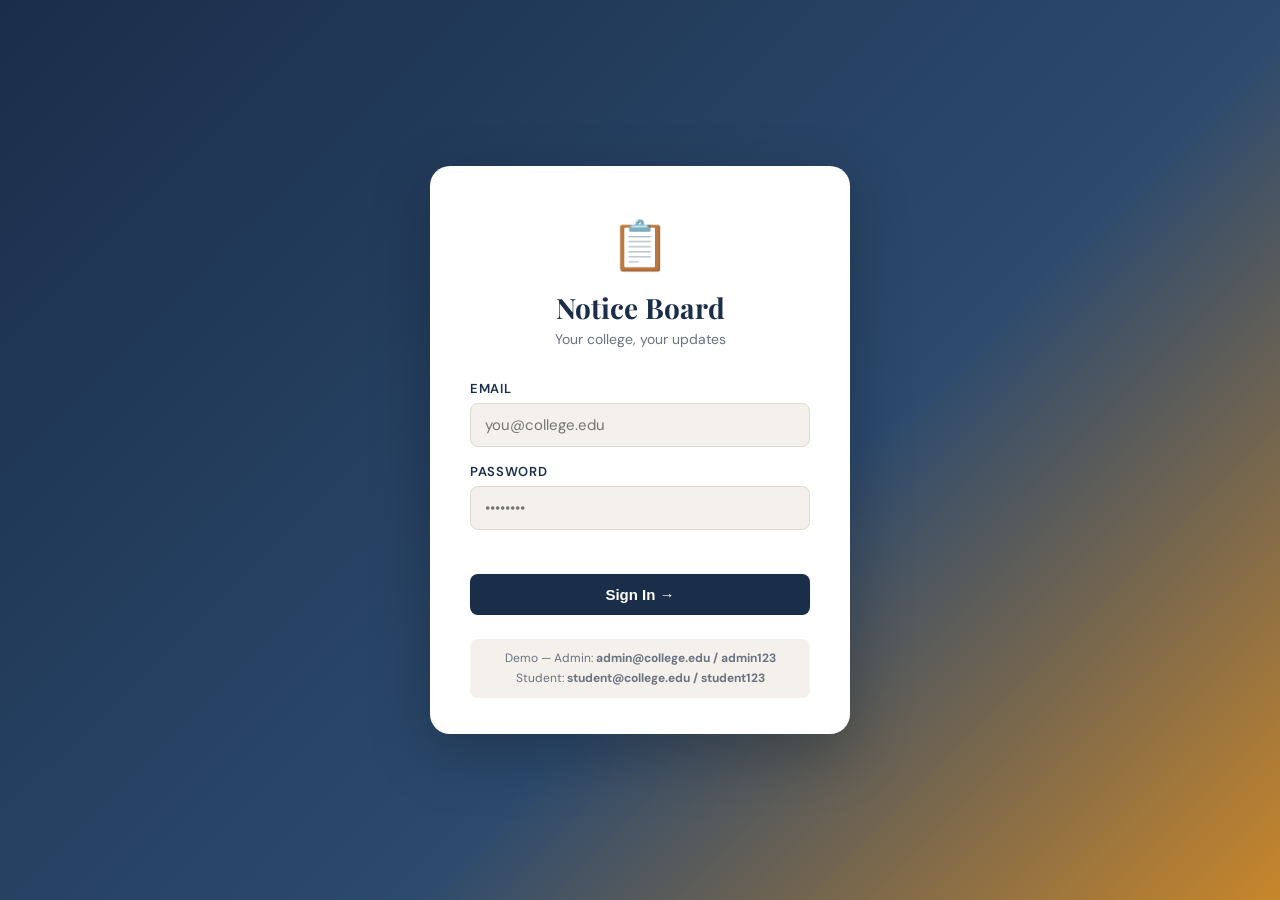
<file: index.html>
<!DOCTYPE html>
<html lang="en">
<head>
  <meta charset="UTF-8" />
  <meta name="viewport" content="width=device-width, initial-scale=1.0"/>
  <title>College Notice Board — Login</title>
  <link rel="stylesheet" href="style.css" />
</head>
<body class="login-page">

  <div class="login-card">
    <div class="login-header">
      <div class="logo-ring">📋</div>
      <h1>Notice Board</h1>
      <p class="tagline">Your college, your updates</p>
    </div>

    <form id="loginForm">
      <div class="field">
        <label>Email</label>
        <input type="email" id="email" placeholder="you@college.edu" required />
      </div>
      <div class="field">
        <label>Password</label>
        <input type="password" id="password" placeholder="••••••••" required />
      </div>
      <p id="errorMsg" class="error-msg"></p>
      <button type="submit" class="btn-primary">Sign In →</button>
    </form>

    <p class="hint">
      Demo — Admin: <b>admin@college.edu / admin123</b><br/>
      Student: <b>student@college.edu / student123</b>
    </p>
  </div>

  <script>
    document.getElementById('loginForm').addEventListener('submit', async (e) => {
      e.preventDefault();
      const email = document.getElementById('email').value;
      const password = document.getElementById('password').value;

      const res = await fetch('http://localhost:5000/login', {
        method: 'POST',
        headers: { 'Content-Type': 'application/json' },
        credentials: 'include',    // send session cookie
        body: JSON.stringify({ email, password })
      });

      const data = await res.json();

      if (data.success) {
        // Save name and role in localStorage for display
        localStorage.setItem('userName', data.name);
        localStorage.setItem('userRole', data.role);
        // Redirect based on role
        window.location.href = data.role === 'admin' ? 'admin.html' : 'student.html';
      } else {
        document.getElementById('errorMsg').textContent = data.message || 'Login failed';
      }
    });
  </script>
</body>
</html>
</file>
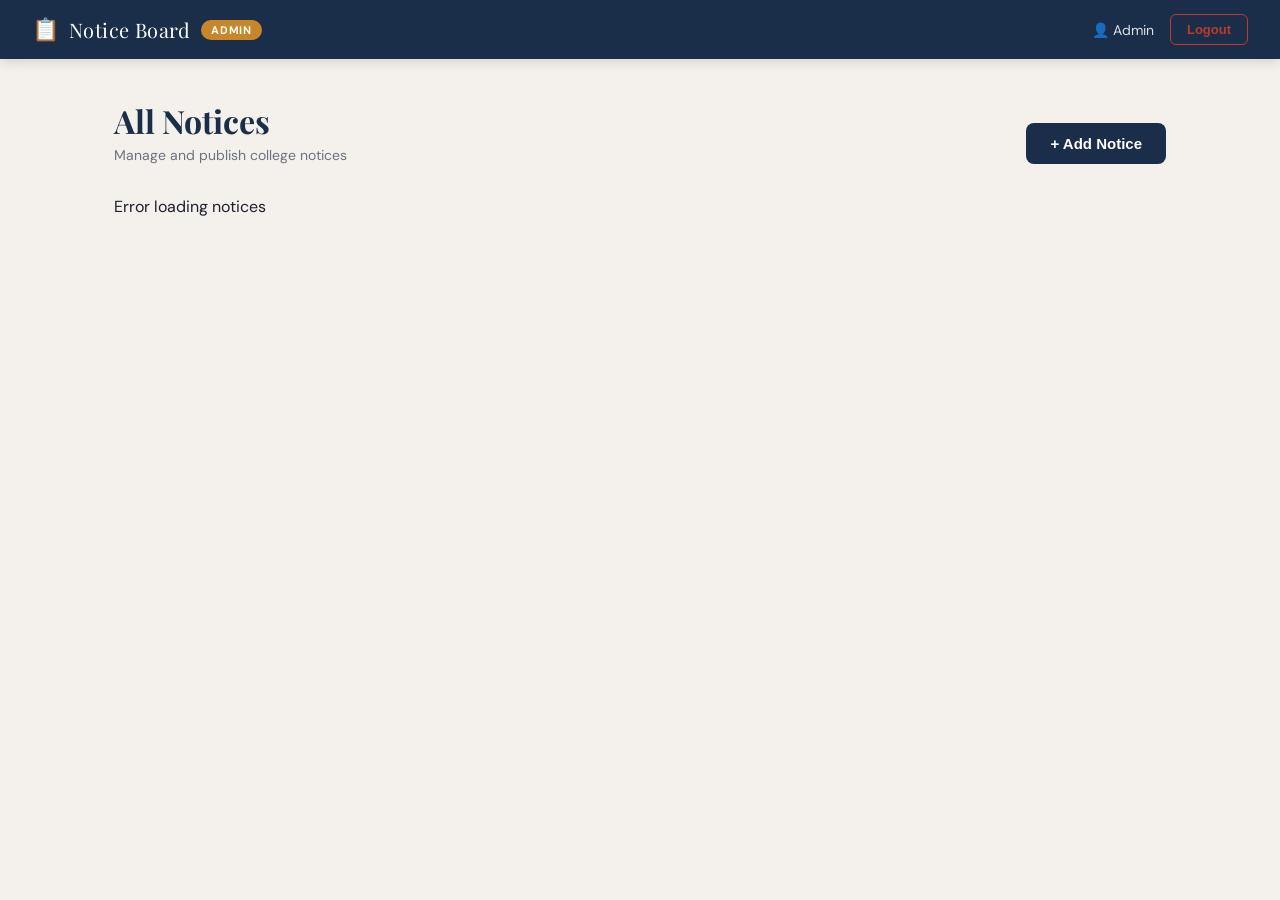
<file: admin.html>
<!DOCTYPE html>
<html lang="en">
<head>
  <meta charset="UTF-8" />
  <meta name="viewport" content="width=device-width, initial-scale=1.0"/>
  <title>Notice Board — Admin</title>
  <link rel="stylesheet" href="style.css" />
</head>
<body class="dashboard-page">

  <header class="topbar">
    <div class="topbar-left">
      <span class="topbar-icon">📋</span>
      <span class="topbar-title">Notice Board</span>
      <span class="admin-badge">Admin</span>
    </div>
    <div class="topbar-right">
      <span class="welcome-text">👤 <span id="userName"></span></span>
      <button class="btn-logout" onclick="logout()">Logout</button>
    </div>
  </header>

  <main class="main-content">
    <div class="page-heading">
      <div>
        <h2>All Notices</h2>
        <p class="sub">Manage and publish college notices</p>
      </div>
      <!-- "+ Add Notice" button — only visible on admin page -->
      <button class="btn-primary" onclick="toggleForm()">+ Add Notice</button>
    </div>

    <!-- Add Notice Form (hidden by default) -->
    <div id="addForm" class="add-form hidden">
      <h3>New Notice</h3>
      <div class="form-grid">
        <div class="field">
          <label>Title</label>
          <input type="text" id="title" placeholder="Notice title" required />
        </div>
        <div class="field">
          <label>Category</label>
          <input type="text" id="category" placeholder="e.g. Exam, Event, Library" required />
        </div>
        <div class="field">
          <label>Date Added</label>
          <input type="date" id="date_added" required />
        </div>
        <div class="field">
          <label>Last Date</label>
          <input type="date" id="last_date" required />
        </div>
        <div class="field full-width">
          <label>Description</label>
          <textarea id="description" rows="3" placeholder="Write notice details here..."></textarea>
        </div>
      </div>
      <p id="formMsg" class="error-msg"></p>
      <div class="form-actions">
        <button class="btn-primary" onclick="submitNotice()">Save Notice</button>
        <button class="btn-secondary" onclick="toggleForm()">Cancel</button>
      </div>
    </div>

    <div id="noticeList" class="notice-grid">
      <p class="loading-text">Loading notices...</p>
    </div>
  </main>

  <script src="notices.js"></script>
  <script>
    document.getElementById('userName').textContent = localStorage.getItem('userName') || 'Admin';
    loadNotices();

    // Show / hide the add notice form
    function toggleForm() {
      const form = document.getElementById('addForm');
      form.classList.toggle('hidden');
    }

    // Submit new notice to backend
    async function submitNotice() {
      const notice = {
        title: document.getElementById('title').value,
        description: document.getElementById('description').value,
        category: document.getElementById('category').value,
        date_added: document.getElementById('date_added').value,
        last_date: document.getElementById('last_date').value
      };

      if (!notice.title || !notice.description || !notice.category || !notice.date_added || !notice.last_date) {
        document.getElementById('formMsg').textContent = 'Please fill all fields.';
        return;
      }

      const res = await fetch('http://localhost:5000/add-notice', {
        method: 'POST',
        headers: { 'Content-Type': 'application/json' },
        credentials: 'include',
        body: JSON.stringify(notice)
      });

      const data = await res.json();
      if (data.success) {
        toggleForm();   // hide form
        loadNotices();  // refresh list
      } else {
        document.getElementById('formMsg').textContent = data.message || 'Error saving notice.';
      }
    }

    async function logout() {
      await fetch('http://localhost:5000/logout', { method: 'POST', credentials: 'include' });
      localStorage.clear();
      window.location.href = 'index.html';
    }
  </script>
</body>
</html>
</file>
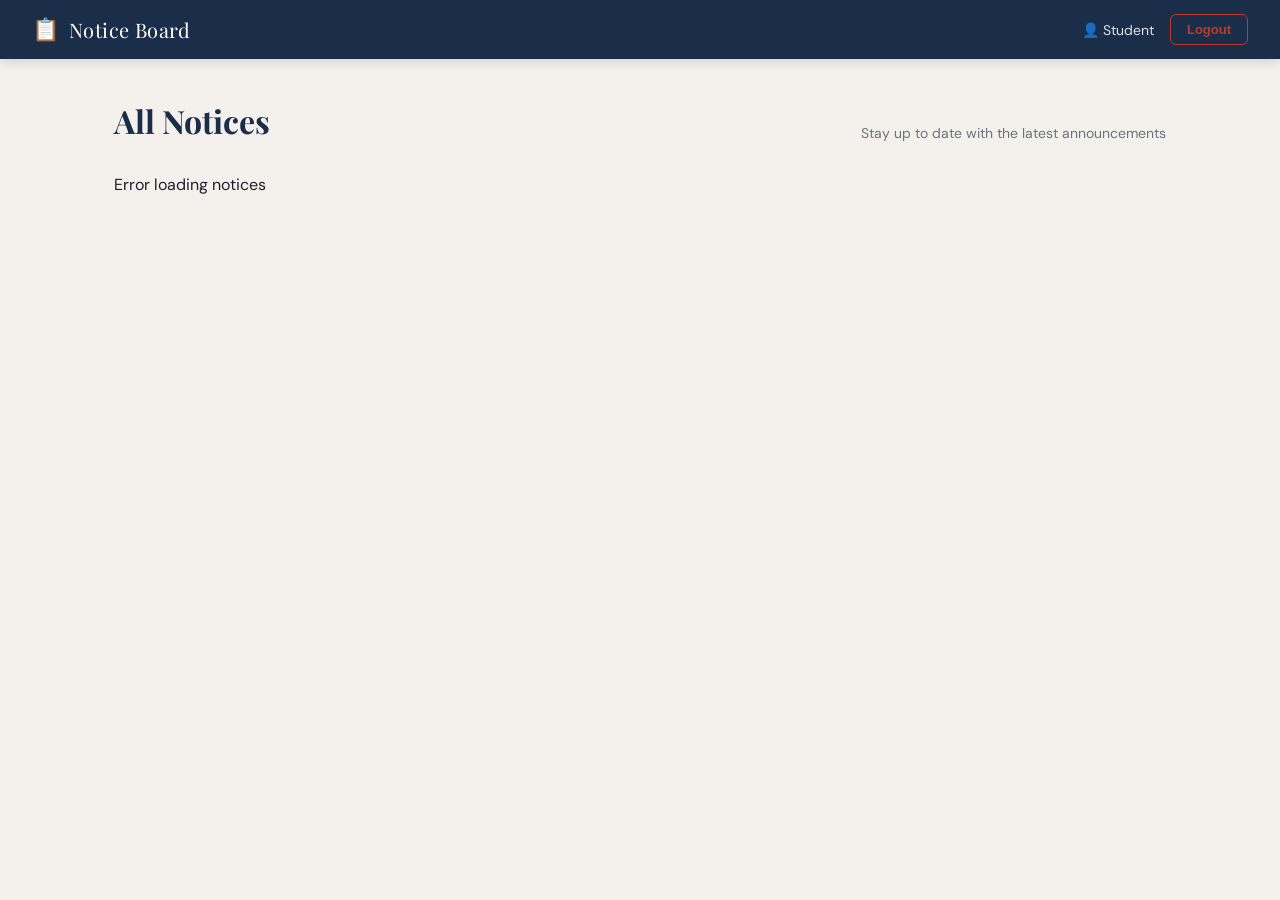
<file: student.html>
<!DOCTYPE html>
<html lang="en">
<head>
  <meta charset="UTF-8" />
  <meta name="viewport" content="width=device-width, initial-scale=1.0"/>
  <title>Notice Board — Student</title>
  <link rel="stylesheet" href="style.css" />
</head>
<body class="dashboard-page">

  <header class="topbar">
    <div class="topbar-left">
      <span class="topbar-icon">📋</span>
      <span class="topbar-title">Notice Board</span>
    </div>
    <div class="topbar-right">
      <span class="welcome-text">👤 <span id="userName"></span></span>
      <button class="btn-logout" onclick="logout()">Logout</button>
    </div>
  </header>

  <main class="main-content">
    <div class="page-heading">
      <h2>All Notices</h2>
      <p class="sub">Stay up to date with the latest announcements</p>
    </div>

    <div id="noticeList" class="notice-grid">
      <p class="loading-text">Loading notices...</p>
    </div>
  </main>

  <script src="notices.js"></script>
  <script>
    // Show username from localStorage
    document.getElementById('userName').textContent = localStorage.getItem('userName') || 'Student';

    // Load notices on page load
    loadNotices();

    async function logout() {
      await fetch('http://localhost:5000/logout', { method: 'POST', credentials: 'include' });
      localStorage.clear();
      window.location.href = 'index.html';
    }
  </script>
</body>
</html>
</file>
<file: style.css>
/* style.css — College Notice Board styles */

@import url('https://fonts.googleapis.com/css2?family=Playfair+Display:wght@700&family=DM+Sans:wght@400;500;600&display=swap');

/* ── CSS Variables ── */
:root {
  --bg: #f4f1ec;
  --surface: #ffffff;
  --primary: #1a2e4a;
  --accent: #c8862a;
  --text: #1e1e2e;
  --muted: #6b7280;
  --border: #e0d9ce;
  --danger: #c0392b;
  --radius: 12px;
  --shadow: 0 4px 20px rgba(0,0,0,0.08);
}

/* ── Reset & Base ── */
* { box-sizing: border-box; margin: 0; padding: 0; }

body {
  font-family: 'DM Sans', sans-serif;
  background: var(--bg);
  color: var(--text);
  min-height: 100vh;
}

/* ── Login Page ── */
.login-page {
  display: flex;
  align-items: center;
  justify-content: center;
  background: linear-gradient(135deg, #1a2e4a 0%, #2c4a6e 60%, #c8862a 100%);
}

.login-card {
  background: var(--surface);
  border-radius: 20px;
  padding: 48px 40px 36px;
  width: 100%;
  max-width: 420px;
  box-shadow: 0 20px 60px rgba(0,0,0,0.25);
}

.login-header {
  text-align: center;
  margin-bottom: 32px;
}

.logo-ring {
  font-size: 48px;
  margin-bottom: 12px;
}

.login-header h1 {
  font-family: 'Playfair Display', serif;
  font-size: 28px;
  color: var(--primary);
}

.tagline {
  color: var(--muted);
  font-size: 14px;
  margin-top: 4px;
}

/* ── Form Fields ── */
.field {
  margin-bottom: 16px;
}

.field label {
  display: block;
  font-size: 13px;
  font-weight: 600;
  color: var(--primary);
  margin-bottom: 6px;
  text-transform: uppercase;
  letter-spacing: 0.05em;
}

.field input,
.field textarea {
  width: 100%;
  padding: 11px 14px;
  border: 1.5px solid var(--border);
  border-radius: 8px;
  font-size: 15px;
  font-family: 'DM Sans', sans-serif;
  background: var(--bg);
  color: var(--text);
  transition: border-color 0.2s;
}

.field input:focus,
.field textarea:focus {
  outline: none;
  border-color: var(--accent);
  background: #fff;
}

/* ── Buttons ── */
.btn-primary {
  background: var(--primary);
  color: #fff;
  border: none;
  padding: 12px 24px;
  border-radius: 8px;
  font-size: 15px;
  font-weight: 600;
  cursor: pointer;
  transition: background 0.2s, transform 0.1s;
  width: 100%;
}

.btn-primary:hover { background: #0f1f35; }
.btn-primary:active { transform: scale(0.98); }

.btn-secondary {
  background: transparent;
  color: var(--muted);
  border: 1.5px solid var(--border);
  padding: 12px 24px;
  border-radius: 8px;
  font-size: 15px;
  font-weight: 600;
  cursor: pointer;
  transition: border-color 0.2s;
}

.btn-secondary:hover { border-color: var(--muted); }

.btn-logout {
  background: transparent;
  color: var(--danger);
  border: 1.5px solid var(--danger);
  padding: 7px 16px;
  border-radius: 6px;
  font-size: 13px;
  font-weight: 600;
  cursor: pointer;
  transition: background 0.2s;
}

.btn-logout:hover { background: #fdecea; }

/* ── Error message ── */
.error-msg {
  color: var(--danger);
  font-size: 13px;
  margin-bottom: 10px;
  min-height: 18px;
}

/* ── Hint text on login ── */
.hint {
  margin-top: 24px;
  font-size: 12px;
  color: var(--muted);
  text-align: center;
  line-height: 1.6;
  background: var(--bg);
  border-radius: 8px;
  padding: 10px 14px;
}

/* ── Top Bar ── */
.topbar {
  background: var(--primary);
  color: #fff;
  padding: 14px 32px;
  display: flex;
  align-items: center;
  justify-content: space-between;
  position: sticky;
  top: 0;
  z-index: 10;
  box-shadow: 0 2px 12px rgba(0,0,0,0.15);
}

.topbar-left { display: flex; align-items: center; gap: 10px; }
.topbar-icon { font-size: 22px; }
.topbar-title {
  font-family: 'Playfair Display', serif;
  font-size: 20px;
  letter-spacing: 0.02em;
}

.admin-badge {
  background: var(--accent);
  color: #fff;
  font-size: 11px;
  font-weight: 700;
  text-transform: uppercase;
  letter-spacing: 0.08em;
  padding: 3px 10px;
  border-radius: 20px;
}

.topbar-right { display: flex; align-items: center; gap: 16px; }
.welcome-text { font-size: 14px; opacity: 0.85; }

/* ── Main Content ── */
.main-content {
  max-width: 1100px;
  margin: 40px auto;
  padding: 0 24px;
}

.page-heading {
  display: flex;
  align-items: flex-end;
  justify-content: space-between;
  margin-bottom: 32px;
}

.page-heading h2 {
  font-family: 'Playfair Display', serif;
  font-size: 32px;
  color: var(--primary);
}

.sub {
  color: var(--muted);
  font-size: 14px;
  margin-top: 4px;
}

.page-heading .btn-primary {
  width: auto;
  white-space: nowrap;
}

/* ── Add Notice Form ── */
.add-form {
  background: var(--surface);
  border: 1.5px solid var(--border);
  border-radius: var(--radius);
  padding: 28px 28px 20px;
  margin-bottom: 32px;
  box-shadow: var(--shadow);
  animation: slideDown 0.2s ease;
}

.add-form h3 {
  font-family: 'Playfair Display', serif;
  font-size: 20px;
  color: var(--primary);
  margin-bottom: 20px;
}

.form-grid {
  display: grid;
  grid-template-columns: 1fr 1fr;
  gap: 0 20px;
}

.full-width { grid-column: 1 / -1; }

.form-actions {
  display: flex;
  gap: 12px;
  margin-top: 16px;
}

.form-actions .btn-primary { width: auto; }

/* ── Notice Cards Grid ── */
.notice-grid {
  display: grid;
  grid-template-columns: repeat(auto-fill, minmax(300px, 1fr));
  gap: 20px;
}

.notice-card {
  background: var(--surface);
  border-radius: var(--radius);
  padding: 20px 22px;
  box-shadow: var(--shadow);
  border: 1px solid var(--border);
  display: flex;
  flex-direction: column;
  gap: 10px;
  transition: transform 0.15s, box-shadow 0.15s;
}

.notice-card:hover {
  transform: translateY(-3px);
  box-shadow: 0 8px 28px rgba(0,0,0,0.12);
}

.notice-card-top {
  display: flex;
  align-items: center;
  justify-content: space-between;
}

.notice-category {
  color: #fff;
  font-size: 11px;
  font-weight: 700;
  text-transform: uppercase;
  letter-spacing: 0.06em;
  padding: 3px 10px;
  border-radius: 20px;
}

.notice-date {
  font-size: 12px;
  color: var(--muted);
}

.notice-title {
  font-family: 'Playfair Display', serif;
  font-size: 18px;
  color: var(--primary);
  line-height: 1.3;
}

.notice-desc {
  font-size: 14px;
  color: var(--muted);
  line-height: 1.6;
  flex: 1;
}

.notice-footer {
  border-top: 1px solid var(--border);
  padding-top: 10px;
}

.last-date {
  font-size: 13px;
  color: var(--text);
}

.loading-text {
  color: var(--muted);
  font-size: 15px;
  grid-column: 1 / -1;
  text-align: center;
  padding: 40px 0;
}

/* ── Utility ── */
.hidden { display: none !important; }

@keyframes slideDown {
  from { opacity: 0; transform: translateY(-12px); }
  to   { opacity: 1; transform: translateY(0); }
}

/* ── Mobile ── */
@media (max-width: 600px) {
  .topbar { padding: 12px 16px; }
  .main-content { margin: 24px auto; padding: 0 14px; }
  .page-heading { flex-direction: column; align-items: flex-start; gap: 14px; }
  .form-grid { grid-template-columns: 1fr; }
  .full-width { grid-column: 1; }
}
</file>
